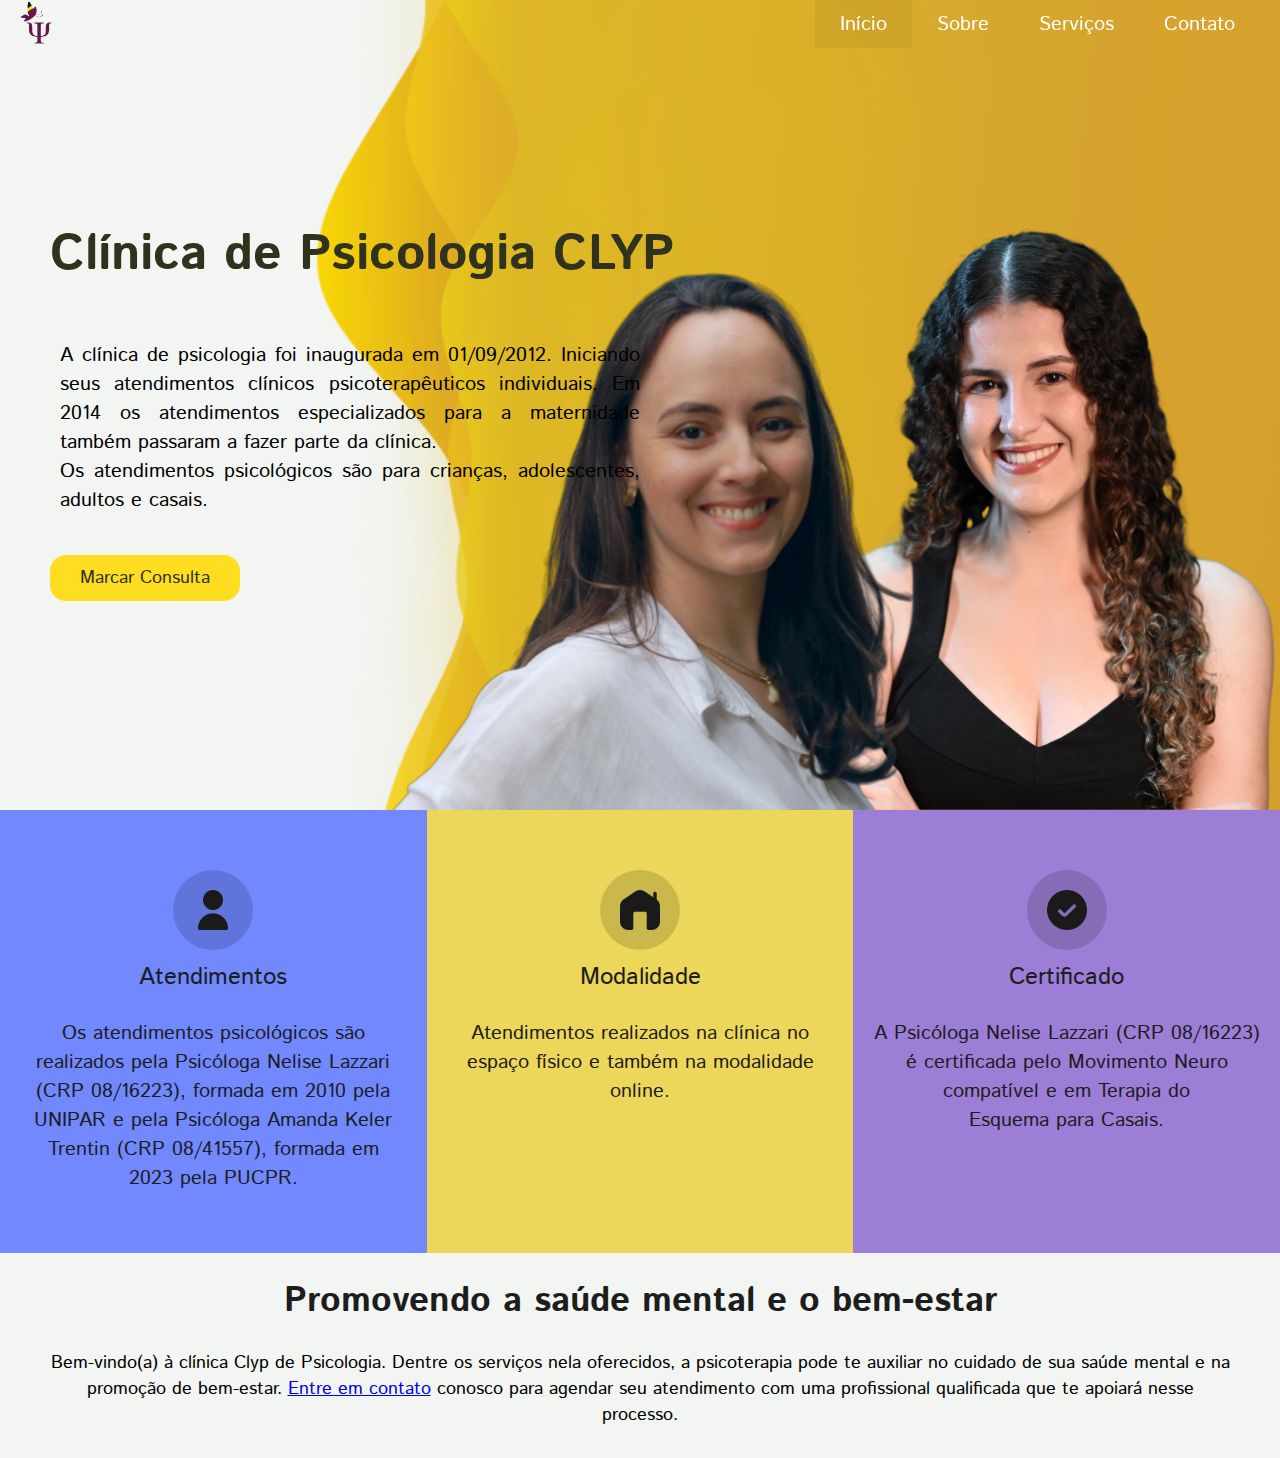
<file: index.html>
<!DOCTYPE html>
<html lang="pt-br">

<head>
  <meta charset="UTF-8">
  <meta http-equiv="X-UA-Compatible" content="IE=edge">
  <meta name="viewport" content="width=device-width, initial-scale=1.0">
  <title>Início</title>
  <meta name="description" content="Bem-vindo à Clínica de Psicologia Clyp, onde oferecemos atendimento personalizado, especializado em promover saúde mental e bem-estar, ajudando você a superar desafios emocionais e alcançar uma vida plena e satisfatória."/>

	<meta property="og:title" content="Início - Clínica de Psicologia Clyp"/>
	<meta property="og:description" content="Bem-vindo à Clínica de Psicologia Clyp, onde oferecemos atendimento personalizado, especializado em promover saúde mental e bem-estar, ajudando você a superar desafios emocionais e alcançar uma vida plena e satisfatória."/>

	<meta property="og:type" content="website"/>
	<meta property="og:image" content="assets/imgs/favicon.png"/>
	<meta property="og:url" content="http://clypsicologia.com.br/index.html"/>
	<meta property="og:site_name" content="Clínica de Psicologia Clyp"/>


  <link rel="stylesheet" href="assets/css/style.css">
  <link rel="stylesheet" href="assets/css/menu.css">
  <link rel="stylesheet" href="assets/css/main.css">
  <link rel="shortcut icon" href="assets/imgs/favicon.png" type="image/x-icon">
  <script src="assets/scripts/scrollcheck.js"></script>
  <script src="assets/scripts/menu.js"></script>
</head>

<body>

  <nav class="menu" id="menu">
    <a href="#" class="logo"  tabindex="1"><img src="assets/imgs/logo.png"></a>
    <button id="homeicon">
      <input type="checkbox"/>
      <span></span>
      <span></span>
      <span></span>
    </button>
    <ul class="submenu">
      <li id="selected" tabindex="2"><a href="#">Início</a></li>
      <li><a href="about.html"  tabindex="3">Sobre</a></li>
      <li><a href="services.html"  tabindex="4">Serviços</a></li>
      <li><a href="contact.html"  tabindex="5">Contato</a></li>
    </ul>
  </nav>

  <header>
    <div class="faceSide">
      <img src="assets/imgs/Nelise-Amanda.png" alt="Rosto feminino de perfil">
    </div>
    <div class="content">
      <h1 tabindex="6">Clínica de Psicologia CLYP</h1>
      <p class="description" tabindex="7">A clínica de psicologia foi inaugurada em 01/09/2012. Iniciando seus atendimentos clínicos psicoterapêuticos individuais. Em 2014 os atendimentos especializados para a maternidade também passaram a fazer parte da clínica. <br> Os atendimentos psicológicos são para crianças, adolescentes, adultos e casais.</p>
      <div class="btn"><a href="contact.html" tabindex="8">marcar consulta</a></div>
    </div>
  </header>

  <section class="boxes">
    <article class="box">
        <div class="title">
          <div id="icon"><img src="assets/imgs/user.png" alt="Imagem ilustrativa representando uma pessoa" tabindex="9"></div>
          <a id="title" tabindex="10">Atendimentos</a>
        </div>
        <p id="description" tabindex="11">Os atendimentos psicológicos são realizados pela Psicóloga Nelise Lazzari (CRP 08/16223), formada em 2010 pela UNIPAR e pela Psicóloga Amanda Keler Trentin (CRP 08/41557), formada em 2023 pela PUCPR.</p>
    </article>
    <article class="box">
      <div class="title">
        <div id="icon"><img src="assets/imgs/house.png" alt="Imagem ilustrativa representando um lar" tabindex="12"></div>
        <a id="title" tabindex="13">Modalidade</a>
      </div>
      <p id="description" tabindex="14">Atendimentos realizados na clínica no espaço físico e também na modalidade online.</p>
    </article>
    <article class="box">
        <div class="title">
          <div id="icon"><img src="assets/imgs/check-circle.png" alt="Imagem ilustrativa representando um verificado" tabindex="15"></div>
          <a id="title" tabindex="16">Certificado</a>
        </div>
        <p id="description" tabindex="17">A Psicóloga Nelise Lazzari (CRP 08/16223) é certificada pelo Movimento Neuro compatível  e em Terapia do Esquema para Casais.</p>
    </article>
  </section>

  <section class="bottom">
    <h1 tabindex="18">Promovendo a saúde mental e o bem-estar</h1>
    <p tabindex="19">Bem-vindo(a) à clínica Clyp de Psicologia. Dentre os serviços nela oferecidos, a psicoterapia pode te auxiliar no cuidado de sua saúde mental e na promoção de bem-estar. <a href="contact.html">Entre em contato</a> conosco para agendar seu atendimento com uma profissional qualificada que te apoiará nesse processo.</p>
  </section>

  <div vw class="enabled" style="margin-right: 10px;">
    <div vw-access-button class="active"></div>
    <div vw-plugin-wrapper>
      <div class="vw-plugin-top-wrapper"></div>
    </div>
  </div>
  <script src="https://vlibras.gov.br/app/vlibras-plugin.js"></script>
  <script>
    new window.VLibras.Widget('https://vlibras.gov.br/app');
  </script>

</body>

</html>
</file>
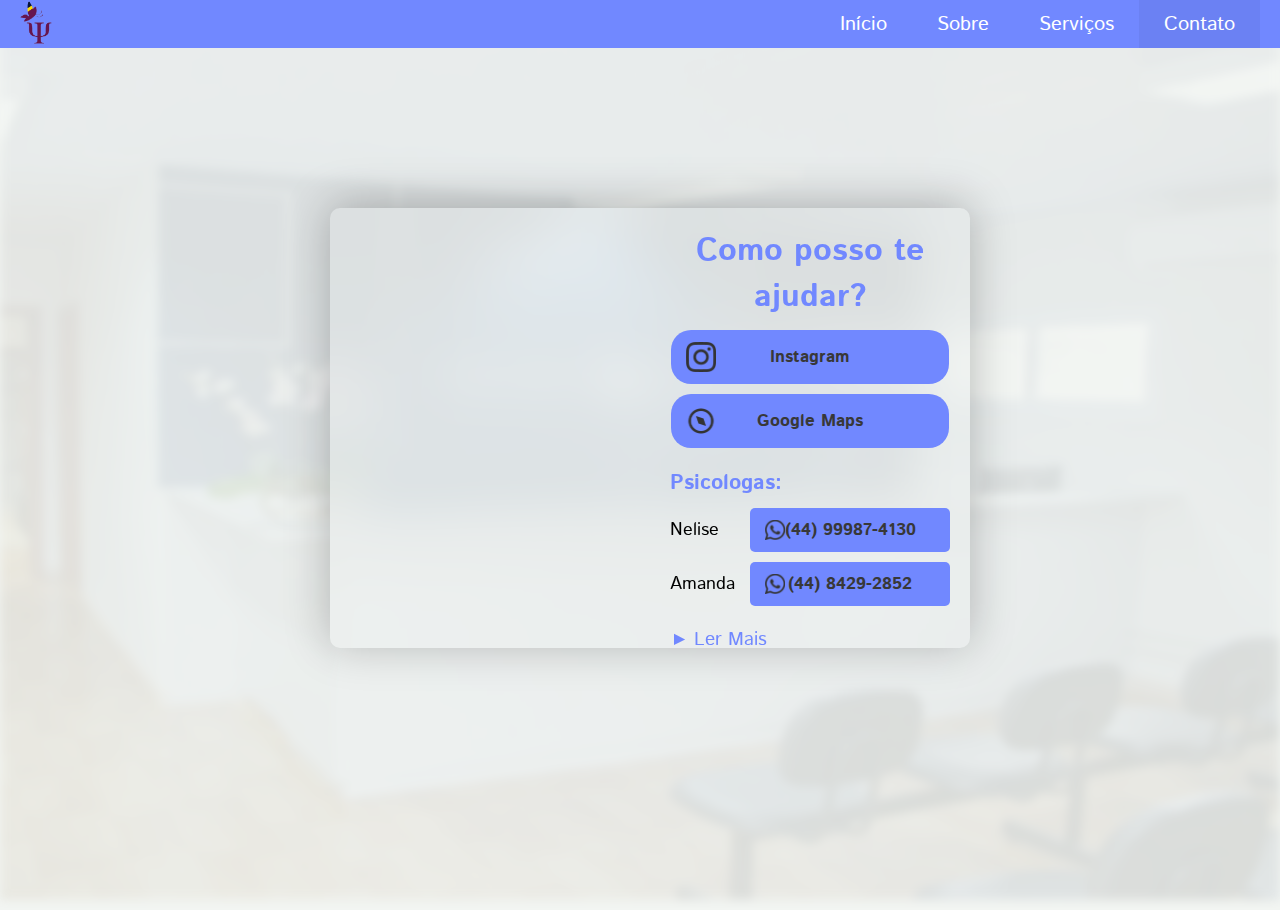
<file: contact.html>
<!DOCTYPE html>
<html lang="pt-br">

<head>
  <meta charset="UTF-8">
  <meta http-equiv="X-UA-Compatible" content="IE=edge">
  <meta name="viewport" content="width=device-width, initial-scale=1.0">
  <title>Contato</title>
  <meta name="description" content="Entre em contato conosco na Clínica de Psicologia Clyp através do WhatsApp (44) 99987-4130 ou encontre nossa localização no Google Maps. Estamos prontos para fornecer o suporte necessário e agendar uma consulta. Cuide da sua saúde mental e contate-nos agora."/>

  <meta property="og:title" content="Contato - Clínica de Psicologia Clyp" />
  <meta property="og:description" content="Entre em contato conosco na Clínica de Psicologia Clyp através do WhatsApp (44) 99987-4130 ou encontre nossa localização no Google Maps. Estamos prontos para fornecer o suporte necessário e agendar uma consulta. Cuide da sua saúde mental e contate-nos agora."/>

  <meta property="og:type" content="website" />
  <meta property="og:image" content="assets/imgs/favicon.png" />
  <meta property="og:url" content="http://clypsicologia.com.br/contact.html" />
  <meta property="og:site_name" content="Clínica de Psicologia Clyp"/>

  <link rel="stylesheet" href="assets/css/menu.css">
  <link rel="stylesheet" href="assets/css/contact.css">
  <link rel="stylesheet" href="assets/css/main.css">
  <link rel="shortcut icon" href="assets/imgs/favicon.png" type="image/x-icon">
  <script src="assets/scripts/menu.js"></script>
</head>
  <script>
    var timer;
    function openWindow(window){
      var element = document.getElementById(window);
      var readMore = document.getElementById('readMore');

      if(!element) return console.log('Error...');
      if(element.classList.contains('closed') || (!element.classList.contains('closed') && !element.classList.contains('opened'))){
        clearTimeout(timer);        
        timer = setTimeout(function(){
          var elements = [element, readMore];
          elements.forEach(obj => {
            obj.classList.add('opened');
            obj.classList.remove('closed');
          });
        }, 10);
      } else {
        clearTimeout(timer);
        timer = setTimeout(function(){
          var elements = [element, readMore];
          elements.forEach(obj => {
            obj.classList.add('closed');
            obj.classList.remove('opened');
          });
        }, 10);
      }
    }
  </script>
  <body>
    <nav class="menu" id="menu">
      <a href="index.html" class="logo"  tabindex="1"><img src="assets/imgs/logo.png"></a>
      <button id="homeicon">
        <input type="checkbox" />
        <span></span>
        <span></span>
        <span></span>
      </button>
      <ul class="submenu">
        <li><a href="index.html" tabindex="2">Início</a></li>
        <li><a href="about.html" tabindex="3">Sobre</a></li>
        <li><a href="services.html" tabindex="4">Serviços</a></li>
        <li><a href="#" id="selected" tabindex="5">Contato</a></li>
      </ul>
    </nav>

    <main>
      <div class="container mainInfo">
        <div class="thumbnail">
          <iframe src="https://www.google.com/maps/embed?pb=!1m18!1m12!1m3!1d908.2996740004139!2d-53.52038254525809!3d-24.409163764682667!2m3!1f0!2f0!3f0!3m2!1i1024!2i768!4f13.1!3m3!1m2!1s0x685b216c6b2940ef%3A0x5decce9fa6fbc0fd!2sCl%C3%ADnica%20Clyp!5e0!3m2!1spt-BR!2sbr!4v1681755291320!5m2!1spt-BR!2sbr" maxwidth="400" height="100%" style="border:0;border-radius:5px;" allowfullscreen="" loading="lazy" referrerpolicy="no-referrer-when-downgrade"></iframe>
        </div>
        <article class="content">
          <h1 tabindex="6">Como posso te ajudar?</h1>
          <ul class="options">
            <a href="https://www.instagram.com/clinicaclyp/" target="_blank" class="btn option" tabindex="7">
              <span id="icon"><img src="assets/imgs/svg/instagram.png"  alt="Icone do WhatsApp"></span>
              <p>Instagram</p>
            </a>
            <a href="https://goo.gl/maps/rK6brgvKfA6pdBhh7" target="_blank" class="btn option" tabindex="8">
              <span id="icon"><img src="assets/imgs/svg/googleMaps.svg"  alt="Imagem ilustrativa representando uma bússola"></span>
              <p>Google Maps</p>
            </a>
          </ul>
  
          <h1 tabindex="9" id="psico">Psicologas:</h1>
          <div class="contact">
            <div class="sec">
              <a href="about.html#nelise" id="name" tabindex="10">Nelise</a>
              <a href="https://api.whatsapp.com/send?phone=5544999874130" target="_blank" class="btn option" tabindex="11">
                <span id="icon"><img src="assets/imgs/svg/whatsApp.svg"  alt="Icone do WhatsApp"></span>
                <p>(44) 99987-4130</p>
              </a>
            </div>
            <div class="sec">
              <a href="about.html#amanda" id="name" tabindex="12">Amanda</a>
              <a href="https://api.whatsapp.com/send?phone=554484292852" target="_blank" class="btn option" tabindex="13">
                <span id="icon"><img src="assets/imgs/svg/whatsApp.svg"  alt="Icone do WhatsApp"></span>
                <p>(44) 8429-2852</p>
              </a>
            </div>
          </div>
  
          <button class="btn" id="readMore" href="#" onclick="openWindow('moreInfo')" tabindex="14">
            <span id="icon">▲</span>
            <span id="text">Ler Mais</span>
          </button>
        </article>
      </div>
  
      <div class="container moreInfo closed" id="moreInfo">
        <h1 tabindex="15">Como agendar seu horário?</h1>
        <p tabindex="16">Todos os atendimentos são realizados com horário marcado pelo whats (44) 99987-4130.</p>
        <p tabindex="17">Após serem agendados são confirmados e pedimos para que caso não possa comparecer seja avisado com 12h de antecedência. </p>
        <p tabindex="18">Atendimentos que não são desmarcados são cobrados.</p>
        <p tabindex="19">Os horários para atendimentos são de segunda à sexta todas as manhãs e algumas tardes e sábados específicos.</p>
        <p tabindex="20">Esperamos pela colaboração de todos.</p>
      </div>
    </main>

    <div vw class="enabled" style="margin-right: 10px;">
      <div vw-access-button class="active"></div>
      <div vw-plugin-wrapper>
        <div class="vw-plugin-top-wrapper"></div>
      </div>
    </div>
    <script src="https://vlibras.gov.br/app/vlibras-plugin.js"></script>
    <script>
      new window.VLibras.Widget('https://vlibras.gov.br/app');
    </script>
</body>

</html>
</file>
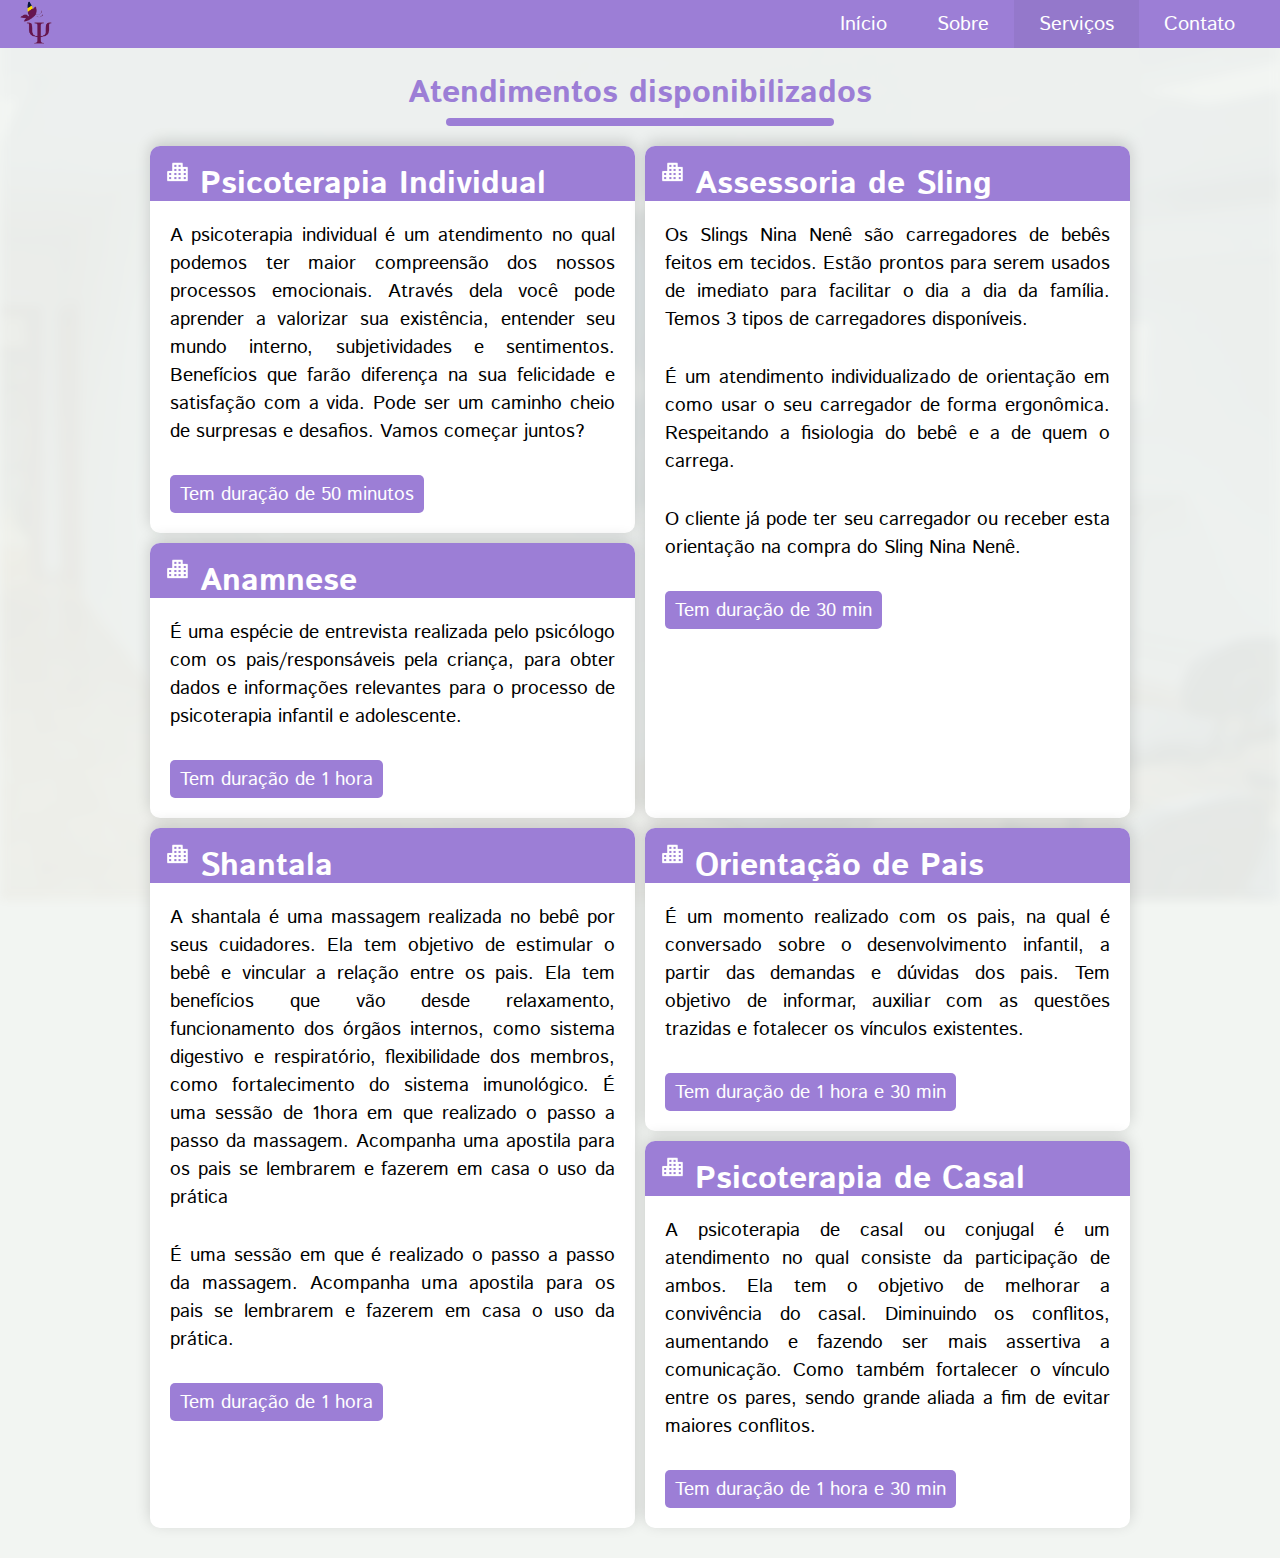
<file: services.html>
<!DOCTYPE html>
<html lang="pt-br">

<head>
  <meta charset="UTF-8">
  <meta http-equiv="X-UA-Compatible" content="IE=edge">
  <meta name="viewport" content="width=device-width, initial-scale=1.0">
  <title>Serviços</title>
  <meta name="description" content="Descubra os diversos serviços na Clínica de Psicologia Clyp, incluindo Psicoterapia Individual, Assessoria de Sling, Anamnese, Shantala, Orientação de Pais e Psicoterapia de Casal. Agende uma consulta e cuide da sua saúde mental."/>

  <meta property="og:title" content="Serviços - Clínica de Psicologia Clyp" />
  <meta property="og:description" content="Descubra os diversos serviços na Clínica de Psicologia Clyp, incluindo Psicoterapia Individual, Assessoria de Sling, Anamnese, Shantala, Orientação de Pais e Psicoterapia de Casal. Agende uma consulta e cuide da sua saúde mental."/>

  <meta property="og:type" content="website" />
  <meta property="og:image" content="assets/imgs/favicon.png" />
  <meta property="og:url" content="http://clypsicologia.com.br/services.html" />
  <meta property="og:site_name" content="Clínica de Psicologia Clyp"/>

  <link rel="stylesheet" href="assets/css/menu.css">
  <link rel="stylesheet" href="assets/css/services.css">
  <link rel="stylesheet" href="assets/css/main.css">
  <link rel="shortcut icon" href="assets/imgs/favicon.png" type="image/x-icon">
  <script src="assets/scripts/menu.js"></script>
</head>

<body>
  <nav class="menu" id="menu">
    <a href="index.html" class="logo"  tabindex="1"><img src="assets/imgs/logo.png"></a>
    <button id="homeicon">
      <input type="checkbox" />
      <span></span>
      <span></span>
      <span></span>
    </button>
    <ul class="submenu">
      <li><a href="index.html" tabindex="2">Início</a></li>
      <li><a href="about.html" tabindex="3">Sobre</a></li>
      <li><a href="#" id="selected" tabindex="4">Serviços</a></li>
      <li><a href="contact.html" tabindex="5">Contato</a></li>
    </ul>
  </nav>

  <script>
    window.addEventListener("load", (e) => {
      var boxes = document.getElementsByClassName('box');
      var titles = document.getElementsByClassName('title');
      for(var i = 1; i <= boxes.length; i++){
        var box = boxes[i - 1];
        box.id = 'box' + i;
        titles[i].setAttribute('onclick', 'killme(' + i + ')');
        if(i != 1) box.classList.add('closed');
        else {
          box.classList.add('opened')
        }
      }
    });

    function killme(num){
      if(document.body.offsetWidth > 820) return;
      
      var box = document.getElementById('box' + num);
      var bc = box.classList;
      if(bc.contains('opened')){
        bc.add('closed');
        bc.remove('opened');
      } else {
        bc.add('opened');
        bc.remove('closed');
      }
    }
  </script>

  <h1 class="title" tabindex="6">Atendimentos disponibilizados</h1>

  <section class="boxes">
    <article class="box">
      <div class="title">
        <span id="icon"><img src="assets/imgs/svg/house.svg"></span>
        <h1 tabindex="7">Psicoterapia Individual</h1>
        <button class="btn" tabindex="8">▲</button>
      </div>
      <div class="content">
        <p tabindex="9">A psicoterapia individual é um atendimento no qual podemos ter maior compreensão dos nossos processos emocionais. Através dela você pode aprender a valorizar sua existência, entender seu mundo interno, subjetividades e sentimentos. Benefícios que farão diferença na sua felicidade e satisfação com a vida. Pode ser um caminho cheio de surpresas e desafios. Vamos começar juntos?</p>
        <p id="duration" tabindex="10">Tem duração de 50 minutos</p>
      </div>
    </article>

    <article class="box">
      <div class="title">
        <span id="icon"><img src="assets/imgs/svg/house.svg" alt="Imagem ilustrativa representando uma casa"></span>
        <h1 tabindex="11">Anamnese</h1>
        <button class="btn" tabindex="12">▲</button>
      </div>
      <div class="content">
        <p tabindex="13">É uma espécie de entrevista realizada pelo psicólogo com os pais/responsáveis pela criança, para obter dados e informações relevantes para o processo de psicoterapia infantil e adolescente.</p>
        <p id="duration" tabindex="14">Tem duração de 1 hora</p>
      </div>
    </article>

    <article class="box">
      <div class="title">
        <span id="icon"><img src="assets/imgs/svg/house.svg" alt="Imagem ilustrativa representando uma casa"></span>
        <h1 tabindex="15">Assessoria de Sling</h1>
        <button class="btn" tabindex="16">▲</button>
      </div>
      <div class="content">
        <p tabindex="17">Os Slings Nina Nenê são carregadores de bebês feitos em tecidos. Estão prontos para serem usados de imediato para facilitar o dia a dia da família. Temos 3 tipos de carregadores disponíveis.</p>
        <p tabindex="18">É um atendimento individualizado de orientação em como usar o seu carregador de forma ergonômica. Respeitando a fisiologia do bebê e a de quem o carrega.</p>
        <p tabindex="19">O cliente já pode ter seu carregador ou receber esta orientação na compra do Sling Nina Nenê.</p>
        <p id="duration" tabindex="20">Tem duração de 30 min</p>
      </div>
    </article>    

    <article class="box">
      <div class="title">
        <span id="icon"><img src="assets/imgs/svg/house.svg" alt="Imagem ilustrativa representando uma casa"></span>
        <h1 tabindex="21">Shantala</h1>
        <button class="btn" tabindex="22">▲</button>
      </div>
      <div class="content">
        <p tabindex="23">A shantala é uma massagem realizada no bebê por seus cuidadores. Ela tem objetivo de estimular o bebê e vincular a relação entre os pais. Ela tem benefícios que vão desde relaxamento, funcionamento dos órgãos internos, como sistema digestivo e respiratório, flexibilidade dos membros, como fortalecimento do sistema imunológico. É uma sessão de 1hora em que realizado o passo a passo da massagem. Acompanha uma apostila para os pais se lembrarem e fazerem em casa o uso da prática</p>
        <p tabindex="24">É uma sessão em que é realizado o passo a passo da massagem. Acompanha uma apostila para os pais se lembrarem e fazerem em casa o uso da prática.</p>
        <p id="duration" tabindex="25">Tem duração de 1 hora</p>
      </div>
    </article>

    <article class="box">
      <div class="title">
        <span id="icon"><img src="assets/imgs/svg/house.svg" alt="Imagem ilustrativa representando uma casa"></span>
        <h1 tabindex="26">Orientação de Pais</h1>
        <button class="btn" tabindex="27">▲</button>
      </div>
      <div class="content">
        <p tabindex="28">É um momento realizado com os pais, na qual é conversado sobre o desenvolvimento infantil, a partir das demandas e dúvidas dos pais. Tem objetivo de informar, auxiliar com as questões trazidas e fotalecer os vínculos existentes.</p>
        <p id="duration" tabindex="29">Tem duração de 1 hora e 30 min</p>
      </div>
    </article>

    <article class="box">
      <div class="title">
        <span id="icon"><img src="assets/imgs/svg/house.svg" alt="Imagem ilustrativa representando uma casa"></span>
        <h1 tabindex="30">Psicoterapia de Casal</h1>
        <button class="btn" tabindex="31">▲</button>
      </div>
      <div class="content">
        <p tabindex="32">A psicoterapia de casal ou conjugal é um atendimento no qual consiste da participação de ambos. Ela tem o objetivo de melhorar a convivência do casal. Diminuindo os conflitos, aumentando e fazendo ser mais assertiva a comunicação. Como também fortalecer o vínculo entre os pares, sendo grande aliada a fim de evitar maiores conflitos.</p>
        <p id="duration" tabindex="33">Tem duração de 1 hora e 30 min</p>
      </div>
    </article>
  </section>

  <div vw class="enabled" style="margin-right: 10px;">
    <div vw-access-button class="active"></div>
    <div vw-plugin-wrapper>
      <div class="vw-plugin-top-wrapper"></div>
    </div>
  </div>
  <script src="https://vlibras.gov.br/app/vlibras-plugin.js"></script>
  <script>
    new window.VLibras.Widget('https://vlibras.gov.br/app');
  </script>
</body>

</html>
</file>
<file: assets/css/style.css>
/* Mudar cor de fundo do menu por página */
.menu, *{
  --bgColor: #ffb803;
}


/* ------- Configurações header */
header{
  display: flex;
  flex-direction: column;
  justify-content: center;

  min-height: 90vh; /* Quebra como a imagem se posiciona */
  /* min-height: 865px; */
  padding: 0 20px;
  
  position: relative;
  overflow: hidden;
}
header::before{
  height: 100vh;
  background-image: url(../imgs/wave.png);
  background-repeat: no-repeat;
  background-size: auto 100vh;
  background-position: right center;

  content: '';
  position: absolute;
  top: 0;
  left: 0;
  right: 0;
  border-bottom: 0;
  z-index: -1;
}
header .content{
  display: flex;
  flex-direction: column;
  gap: 40px;

  margin-left: 30px;
}
header .content .btn > *{
  width: 200px;
  background-color: #ffde21;
  padding: 10px 30px;
  border-radius: 16px;
  cursor: pointer;
  font-weight: 500;

  text-align: center;
  font-size: 18px;
  color: #2F321C;
  text-transform: capitalize;
  text-decoration: none;
}

header .content .btn > *:hover{
  filter: brightness(.9);
}

.faceSide{
  position: absolute;
  top: 0;
  bottom: 0;
  right: 0;
  z-index: -1;
}
.faceSide img{
  width: auto;
  height: 110%;
  transition: transform .5s;

  position: relative;
  top: -10%;
}

header .content :is(h1, p, .btn){
  margin: 0;
}
header h1{
  max-width: 670px;
  color: #2F321C;
  font-size: 50px; 
}
header .description{
  max-width: 580px;
  font-size: 20px;
  text-align: justify;
  /*backdrop-filter: blur(7px);
  background-color: #f2f5f238;*/
  padding: 10px;
}


/* ------- Configurações para caixas */
.boxes{
  display: flex;
}
.boxes .box{
  display: flex;
  flex-direction: column;
  align-items: center;
  gap: 25px;

  width: 100%;
  min-height: 400px;
  background: var(--bgColor);  
  padding: 60px 20px;

  color: #1D1D1D;
  box-sizing: border-box;
}
.boxes .box .title{
  display: flex;
  flex-direction: column;
  justify-content: center;
  align-items: center;
  gap: 10px;
}
.boxes .box #icon{
  display: flex;
  justify-content: center;
  align-items: center;

  width: 80px;
  height: 80px;
  background-color: #00000024;
  border-radius: 100vmax;
}
.boxes .box #icon img{
  width: 40px;
  height: 40px;
  margin: 10px;
  filter: invert(.9);
}

.boxes .box #title{
  margin: 0;
    font-size: 24px;
}
.boxes .box #description{
    max-width: 400px;
    margin: 0;
    text-align: center;
    font-size: 20px;
}

.boxes > *:nth-child(1n){ --bgColor: var(--firstColor); }
.boxes > *:nth-child(2n){ --bgColor: var(--secondColor); }
.boxes > *:nth-child(3n){ --bgColor: var(--thirdColor); }

.bottom{
  padding-bottom: 30px;
  display: flex;
  flex-direction: column;
  align-items: center;
}

.bottom > h1{
  color: #1D1D1D;
  font-size: 35px;
}
.bottom > p{
  font-size: 18px;
  margin: 0 50px;
  text-align: center;
}



@media(max-width: 1200px){
  .faceSide img{
    transform: translateX(0%);
    transition: transform .5s;
  }
}


@media(max-width: 1120px){
  header::before{
    height: 1000px;
    background-color: #ff8b07;
    background-image: unset;
  }
  .faceSide{
    width: fit-content;
    left: 50%;
    transform: translateX(-50%);
  }
  .faceSide::before{
    width: 120vw;
    background: linear-gradient(0deg, #ff8b07 0%, transparent 50%);

    content: '';
    position: absolute;
    top: 0;
    left: 0;
    right: 0;
    bottom: 0;
    z-index: 1;
  }
  .faceSide img{
    opacity: 40%;
    transform: translateX(0%);
  }

  header{
    min-height: 700px;
  }
  header .content{
    margin-left: 0;
    margin: 0 auto;
  }
  .content .description{
    color: white;
    background-color: unset;
  }
}

/* ------- Configurações para TABLET */
@media(max-width: 820px){
  header .content{
    margin-top: 55px!important;
  }

  header h1{
    font-size: 40px;
  }

  .boxes{
    flex-direction: column;
  }  

  .boxes .box{
    min-height: 260px;
    gap: 10px;
  }
  .boxes .box > *{
    max-width: 400px!important;
    min-width: 0;
    width: 100%;
  }
  
  .boxes > *:nth-child(1n){ background: var(--firstDegrade); }
  .boxes > *:nth-child(2n){ background: var(--secondDegrade); }
  .boxes > *:nth-child(3n){ background: var(--thirdDegrade); }

  .boxes .box #icon{
    --size: 60px;
  }  

  .bottom{
    margin: 0 20px;
  }
  .bottom h1{
    text-align: center;
  }
  .bottom p{
    text-align: center;
    font-size: 18px;
    margin: 0 10px;
  }
}


/* ------- Configurações para CELULAR */
@media(max-width: 520px){
  header{
    min-height: 600px;
    padding: 5px;
  }
  header .content{
    margin-left: 0;
    background: linear-gradient(0deg, #eab11094 0%, transparent 100%);
    border-radius: 0 0 10px 10px;
    backdrop-filter: blur(1.5px);
    margin: 10px;
    margin-bottom: 30px;
  }
  header .content :is(h1, p){
    margin: 0 20px!important;
  }
  header .content h1{
    margin-top: 20px!important;
  }
  header .content p{
    text-align: justify;
  }
  header .content .btn > *{
    width: 100%;
    border-radius: 7px;
    display: block;
    box-sizing: border-box;
  }

  .faceSide {
    transform: translateX(-50%) scale(1.2);
  }

  .boxes .box{
    min-height: 195px;
    height: fit-content;
  }
  .boxes .box .title{
    flex-direction: row;
    justify-content: start;
  }
  .boxes .box .title #title{
    font-size: 26px;
    font-weight: 700;
  }
  .boxes .box #description{
    font-size: 20px;
  }
  .boxes .box #icon{
    width: 50px;
    height: 50px;
  }
  .boxes .box #icon img{
    width: 25px;
    height: 25px;
  }

  .bottom h1{
    margin-bottom: 5px;
  }
  .bottom p{
    font-size: 20px;
  }
}
</file>
<file: assets/css/menu.css>
.menu{
  display: flex;
  align-items: center;
  
  width: 100%;
  height: 48px;
  padding: 0 20px;

  position: fixed;
  left: 0;
  top: 0;
  
  font-size: 20px;
  list-style: none;
  overflow: hidden;
  box-sizing: border-box;
  z-index: 98;
}
.menu:not(.menu.transparent){
  background-color: var(--bgColor);
}

.menu.style{
  background-color: var(--bgColor);
  transition: background-color .5s;
}
.menu .logo > img{
  position: relative;
  top: 3px;
  height: 43px;
  width: auto;
}
.menu.transparent{
  background-color: transparent!important;
  transition: background-color .5s;
}
.menu.transparent.bef{
  transition: none!important;
}
.submenu #selected{
  background: #0000000c;
}
.menu > *:nth-child(1) {
  margin-right: auto;
}
.menu .submenu > * > *, .menu button{
  display: flex;
  justify-content: center;
  align-items: center;

  min-width: 80px;
  height: 100%;
  color: white;
  text-transform: capitalize;    
  text-decoration: none;

  padding: 15px 25px;
  box-sizing: border-box;
  cursor: pointer;
  transition: background .3s;
}
.menu > .submenu > *:hover, .menu button:hover{
  background: #00000012!important;
  transition: background .3s;
}
.menu #homeicon{    
  display: none;
  box-sizing: border-box;
  background-color: transparent;
  border: none;

  margin: 0;
  padding: 0;
}
.menu #homeicon:focus{
  outline: none;
}
.menu #homeicon img{
  min-width: 35px;
  min-height: 35px;
}

.submenu{
  display: flex;
  align-items: center;

  height: 48px;
  margin: 0;
  list-style: none;
  box-sizing: border-box;
}


#homeicon{
  position: relative;
}
#homeicon span
{
  width: 33px;
  height: 4px;
  background: #cdcdcd;
  border-radius: 3px;
  margin-bottom: 5px;

  display: block;
  position: relative;
  z-index: 1;
  
  transform-origin: 4px 0px;
  transition: transform 0.5s cubic-bezier(0.77,0.2,0.05,1.0), background 0.5s cubic-bezier(0.77,0.2,0.05,1.0), opacity 0.55s ease;
}
#homeicon input{
  width: 100%;
  height: 100%;

  position: absolute;
  top: 0;
  left: 0;

  opacity: 0;
  z-index: 9;
}
#homeicon span{ transform: translateX(70%); }
#homeicon span:first-child{ transform-origin: 0% 0%; }
#homeicon span:nth-last-child(2){ transform-origin: 0% 100%; }
#homeicon input:checked ~ span
{
  background: #ffffff;
  opacity: 1;
  transform: rotate(45deg) translateX(20px) translateY(-34px);
}
#homeicon input:checked ~ span:nth-last-child(3)
{
  opacity: 0;
  transform: rotate(0deg) scale(0.2) translateX(650%);
}
#homeicon input:checked ~ span:nth-last-child(2)
{
  transform: rotate(-45deg) translateX(15px) translateY(40px);
}
#homeicon input ~ span{
  position: relative;
  left: 5px;
  transition: all .5s;
}
#homeicon input:checked ~ span{    
  top: -5px;
  left: -5px;
  transition: all .5s;
}


/* ------- Configurações para TABLET */
@media(max-width: 820px){
  .menu{
    background-color: var(--bgColor)!important;
    overflow: visible;
    padding-left: 0;
    padding-right: 0;
  }
  .menu .logo > img{
    left: 10px;
  }

  .menu.opened, .menu.opened.style{
    background-color: var(--bgColor)!important;
    transition: none;
  }
  .menu > .submenu{
    display: none;
  }
  .menu #homeicon{
    display: block;
  }

  .menu.opened > .submenu{
    display: flex;
    flex-direction: column;

    width: 100%;
    height: fit-content;
    background-color: inherit;
    padding: 0;
    box-shadow: 0px 14px 12px 0px #0000003a;

    transform: translateY(48px);
    position: absolute;
    top: 0;
  }
  .menu.opened > .submenu > :is(*, * > *){
    width: 100%;
  }
}

/* ------- Configurações para CELULAR */
@media(max-width: 520px){
  .menu.opened > .submenu{
    height: 100vh;
  }
  .menu.opened > .submenu > * > *{
    padding: 20px;
  }
}
</file>
<file: assets/css/main.css>
/* Fontes */
@import url('https://fonts.googleapis.com/css2?family=Istok+Web&display=swap');
@import url('https://fonts.googleapis.com/css2?family=Cabin&display=swap');

/* Variaveis de cor */
:root{
    --firstColor: #7188FF;
    --secondColor: #EDD75A;
    --thirdColor: #9C7ED6;
/*    --fourColor: #2f3544;*/
    --fourColor: #9C7ED6;

    --darkFourColor: #1d212b;

    --firstDegrade: linear-gradient(180deg, #7188FF 0%, #687ff5 100%);
    --secondDegrade: linear-gradient(180deg, #EDD75A 0%, #f7d154 100%);
    --thirdDegrade: linear-gradient(180deg, #9C7ED6 0%, #a485e2 100%);
}

/* Variaveis antigas de cor */
/*
:root{
    --firstColor: #708365;
    --secondColor: #EAB110;
    --thirdColor: #736EAC;
    --fourColor: #2f3544;
}
*/


/* Body présetado */
body{
  margin: 0;
  background: #F2F5F2;
}
body, *{
    font-family: 'Istok Web', sans-serif;
}

/* Scrollbar customizada */
::-webkit-scrollbar { width: 10px; }
::-webkit-scrollbar-track { background: #f1f1f1; }
::-webkit-scrollbar-thumb { background: #d8d8d8; }
::-webkit-scrollbar-thumb:hover { background: #b6b6b6; }

/* ------- Configurações para TABLET */
@media(max-width: 820px){
    .submenu li{
        font-size: 20px;
    }
}
</file>
<file: assets/css/contact.css>
/* Mudar cor de fundo do menu por página */
.menu{
    --bgColor: var(--firstColor);
}


/* ------- Configurações BODY */
body{
    width: 100vw;
    max-width: 100%;
    min-height: 100vh;
}
body::before{
    content: '';
    position: absolute;
    top: 0;
    bottom: 0;
    left: 0;
    right: 0;
    opacity: 10%;
    filter: blur(5px);

    background-image: url(../imgs/fundoclinica.jpeg);
    background-size: 1950px 1000px;
    background-position: center;
}


/* ------- Configurações para botão */
.btn{
    background: transparent;
    width: fit-content;
    border: none;
    cursor: pointer;
    transition: filter .3s;
}
.btn > :focus{
    outline: none;
}
.btn:hover{
    transition: filter .5s;
    filter: brightness(.8);
}
.btn img{
    filter: invert(.8);
}
.btn p{
    color: #383838;
    font-weight: 650;
}



/* ------- Configurações style para caixas */
.container{
    background: rgba(242, 245, 242, 0);
    max-width: 600px;
    width: 100%;
    padding: 20px;
    border-radius: 10px;
    box-shadow: 0px -4px 45px rgba(0, 0, 0, 0.25);
    backdrop-filter: blur(21.5px);
    position: relative;
}
main{
    width: fit-content;
    transform: translateX(calc(50vw - 50%)) translateY(calc(50vh - 28vh));
    margin: 10px;
    padding-bottom: 10px;
    box-sizing: border-box;
}

.mainInfo{
    display: flex;
    gap: 20px;
    height: 400px;
}
.mainInfo > *{
    width: 50%;
    border-radius: 10px;
}
.mainInfo .content{
    display: flex;
    flex-direction: column;
}
.mainInfo .content > h1{
    text-align: center;
    font-weight: 700;
    margin: 0;
    margin-bottom: 10px;
    color: var(--firstColor);

}
.mainInfo .options{
    display: flex;
    flex-direction: column;
    align-items: center;
    gap: 10px;

    margin: 0;
    margin-bottom: 20px;
    padding: 0;
    list-style: none;
}
.mainInfo .options > *, .contact .option{
    display: flex;
    justify-content: center;
    align-items: center;
    
    width: 85%;
    background-color: var(--firstColor);
    color: white;
    border-radius: 20px;
    padding: 15px 20px;
    font-size: 17px;
    text-decoration: none;
    position: relative;
}
.mainInfo .options .option p, .contact .option p{
    margin: 0;
}
.mainInfo .options .option #icon, .contact .option #icon{
    width: 30px;
    height: 30px;
    position: absolute;
    top: 50%;
    left: 15px;
    transform: translateY(-50%);
}
.mainInfo .options .option #icon img, .contact .option #icon img{
    width: 100%;
    height: 100%;
}
.mainInfo .options .option :is(p, #icon img):focus, .contact .option :is(p, #icon img):focus{
    outline: 1px solid black;
}

#readMore{
    color: var(--firstColor);
    padding: 0;
    margin: 0;
    margin-top: 10px;
    font-size: 19px;
    display: flex;
    gap: 5px;
}
#readMore:hover #text{
    text-decoration: underline;
}
#readMore #icon{
    transform: rotate(90deg);
    transition: transform .3s;
}
#readMore.opened #icon{
    transform: rotate(180deg);
    transition: transform .3s;
}

.contact .btn{
    padding: 5px 10px;
}
.contact .btn #icon{
    width: 20px;
    height: 20px;
}

/* ------- Configurações style para caixa saiba mais */
.moreInfo{
    overflow: hidden;
    transition: max-height .5s, margin .5s, padding .5s;
    margin-top: 10px;
    margin-bottom: 20px;
}
.moreInfo h1{
    font-size: 1.5rem;
    color: var(--firstColor);
}
.moreInfo p{
    text-align: justify;
    line-height: 24px;
    margin: 10px 20px;
    font-size: 19px;
}
.moreInfo.opened{
    max-height: 335px;
    padding: 20px;
}
.moreInfo.closed{
    max-height: 0px;
    padding: 0 20px;
    margin: 0;
}

.moreInfo > p{
    position: relative;
}
.moreInfo > p::before{
    position: absolute;
    left: -10px;
    top: 8px;
    width: 5px;
    height: 5px;
    border-radius: 100vmax;
    content: '';
    background-color: rgb(0, 0, 0);
}

#psico{
    text-align: left;
    font-size: 21px;
}

.contact .sec{
    display: flex;
    justify-content: space-between;
    align-items: center;
    gap: 10px;
    margin-bottom: 10px;
}
.contact .sec > *{
    color: black;
    text-decoration: none;
    height: fit-content;
}
#name{
    font-size: 18px;
    transition: color .5s;
    min-width: 70px;
}
#name:hover{
    color: var(--firstColor);
    transition: color .3s;
}
.contact .sec .option{
    border-radius: 5px;
    padding: 10px;
    box-sizing: border-box;
}

/* ------- Configurações para TABLET */
@media(max-width: 820px){
    main{
        transform: none;
        margin: 0 auto;
    }

    .container{
        max-width: 400px;
        width: 100%;
        padding: 10px;
        box-sizing: border-box;
    }
    
    .mainInfo{        
        flex-direction: column;
        display: flex;
        min-height: 575px;
        height: fit-content;

        margin: 0 auto;
        margin-top: 70px;
    }
    .mainInfo > *{
        width: 100%;
    }
    .mainInfo .thumbnail > *{
        max-width: 100%;
        width: 100%;
        height: 300px;
    }
    .mainInfo .content h1{
        margin-bottom: 20px;
        font-size: 25px;
    }

    .moreInfo.opened{
        max-height: 500px;
    }

    #readMore{
        padding-bottom: 10px;
    }
}


/* ------- Configurações para CELULAR */
@media(max-width: 520px){
    .container{
        max-width: 100%;  
    }

    body::before{
        opacity: 7%;
    }
    
}
</file>
<file: assets/css/services.css>
/* Mudar cor de fundo do menu por página */
.menu{
    --bgColor: #9C7ED6;
}


/* ------- Configurações gerais */
body{
    padding: 30px 0;
    background-color: #dfdede;
}

body::before{
    content: '';
    position: absolute;
    top: 0;
    bottom: 0;
    left: 0;
    right: 0;
    opacity: 5%;
    filter: blur(5px);
    z-index: -1;

    background-image: url(../imgs/fundoclinica.jpeg);
    background-size: 1950px 1000px;
    background-position: center;
}

body > .title{
    width: fit-content;
    margin: 0 auto;
    padding: 0 10px;
    padding-bottom: 20px;
    margin-top: 40px;
    
    position: relative;
    text-align: center;
    color: var(--fourColor);
}
body > .title::after{
    width: 80%;
    height: 8px;
    border-radius: 100vmax;
    background-color: var(--fourColor);
    margin: 0 auto;

    content: '';
    position: absolute;
    left: 0;
    right: 0;
    bottom: 0;
    transform: translateY(-10px);
}
.btn{
    width: fit-content;
    background: transparent;
    border: none;
    cursor: pointer;    
    transition: filter .3s;
}
.btn span{
    text-decoration: none;
}
.btn>:focus{
    outline: none;
}
.btn:hover{
    transition: filter .5s;
    filter: brightness(.8);
}


/* ------- Configurações para caixas */
.boxes{
    max-width: 1000px;
    width: 100%;
    padding: 0 10px;
    margin: 0 auto;
    margin-top: 10px;
    box-sizing: border-box;

    display: grid;
    grid-template-areas:
		"objA bigA"
		"objB bigA"
        "bigB objC"
        "bigB objD";
    gap: 10px;
}
.boxes > .box:nth-child(2){
    grid-area: objB;
}
.boxes > .box:nth-child(3){
    grid-area: bigA;
}
.boxes > .box:nth-child(4){
    grid-area: bigB;
}
.boxes > .box{
    background-color: white;
    /* background-color: var(--bgColor); */
    border-radius: 10px;
    padding: 0;

    box-sizing: border-box;
    box-shadow: 0px -4px 15px #0000002a;
    --bgColor: var(--fourColor);
}

.boxes > .box > .title{
    display: flex;
    flex-direction: row;
    align-items: center;
    gap: 10px;

    min-height: 15px;
    height: fit-content;
    background-color: var(--bgColor);
    border-radius: 10px 10px 0 0;    
    box-sizing: content-box;
    /* background: linear-gradient(0deg, transparent 12.5%, #00000038 100%); */
    padding: 15px;
    position: relative;
}
.boxes > .box > .title > *{
    margin: 0;
    height: 25px;
    display: block;
    color: white!important;
}
.boxes > .box > .title > h1{
    margin-right: auto;
}
.boxes > .box > .title > #icon{
    width: 25px;
}
.boxes > .box > .title > #icon img{
    width: 100%;
    height: auto;
}
.boxes > .box > .title > .btn{
    display: none;

    color: white;
    font-size: 18px;
    
    transform: rotate(180deg);
}
.boxes > .box > .content{
    display: flex;
    flex-direction: column;
    gap: 30px;
    font-size: 19.4px;

    padding: 20px;
    text-align: justify;
    line-height: 28px;
}
.boxes > .box > .content > *{
    margin: 0;
}
.boxes > .box > .content > #duration{
    background-color: var(--bgColor);
    color: white!important;
    width: fit-content;
    border-radius: 5px;
    padding: 5px 10px;
}


/* ------- Configurações para TABLET */
@media(max-width: 820px){
    .boxes{
        display: flex;
        flex-direction: column;
        grid-template-areas: none;
        gap: 15px;
    }
    .boxes > .box > .title{
        height: 40px;
    }
    .boxes > .box > .title > .btn{
        display: block;
    }

    .boxes > .box.closed .title{ border-radius: 10px; }
    .boxes > .box.closed .content{ padding: 0; }
    .boxes > .box.closed .content > *{ display: none; }

    .boxes > .box.closed .title .btn{
        transform: scaleY(-1);
        transition: transform .5s;
    }
    .boxes > .box.opened .title .btn{
        transform: scaleY(1);
        transition: transform .5s;
    }
}


/* ------- Configurações para CELULAR */
@media(max-width: 520px){
    body > .title::after{
        width: 40%;
    }
    .boxes{
        gap: 25px;
    }
  }
</file>
